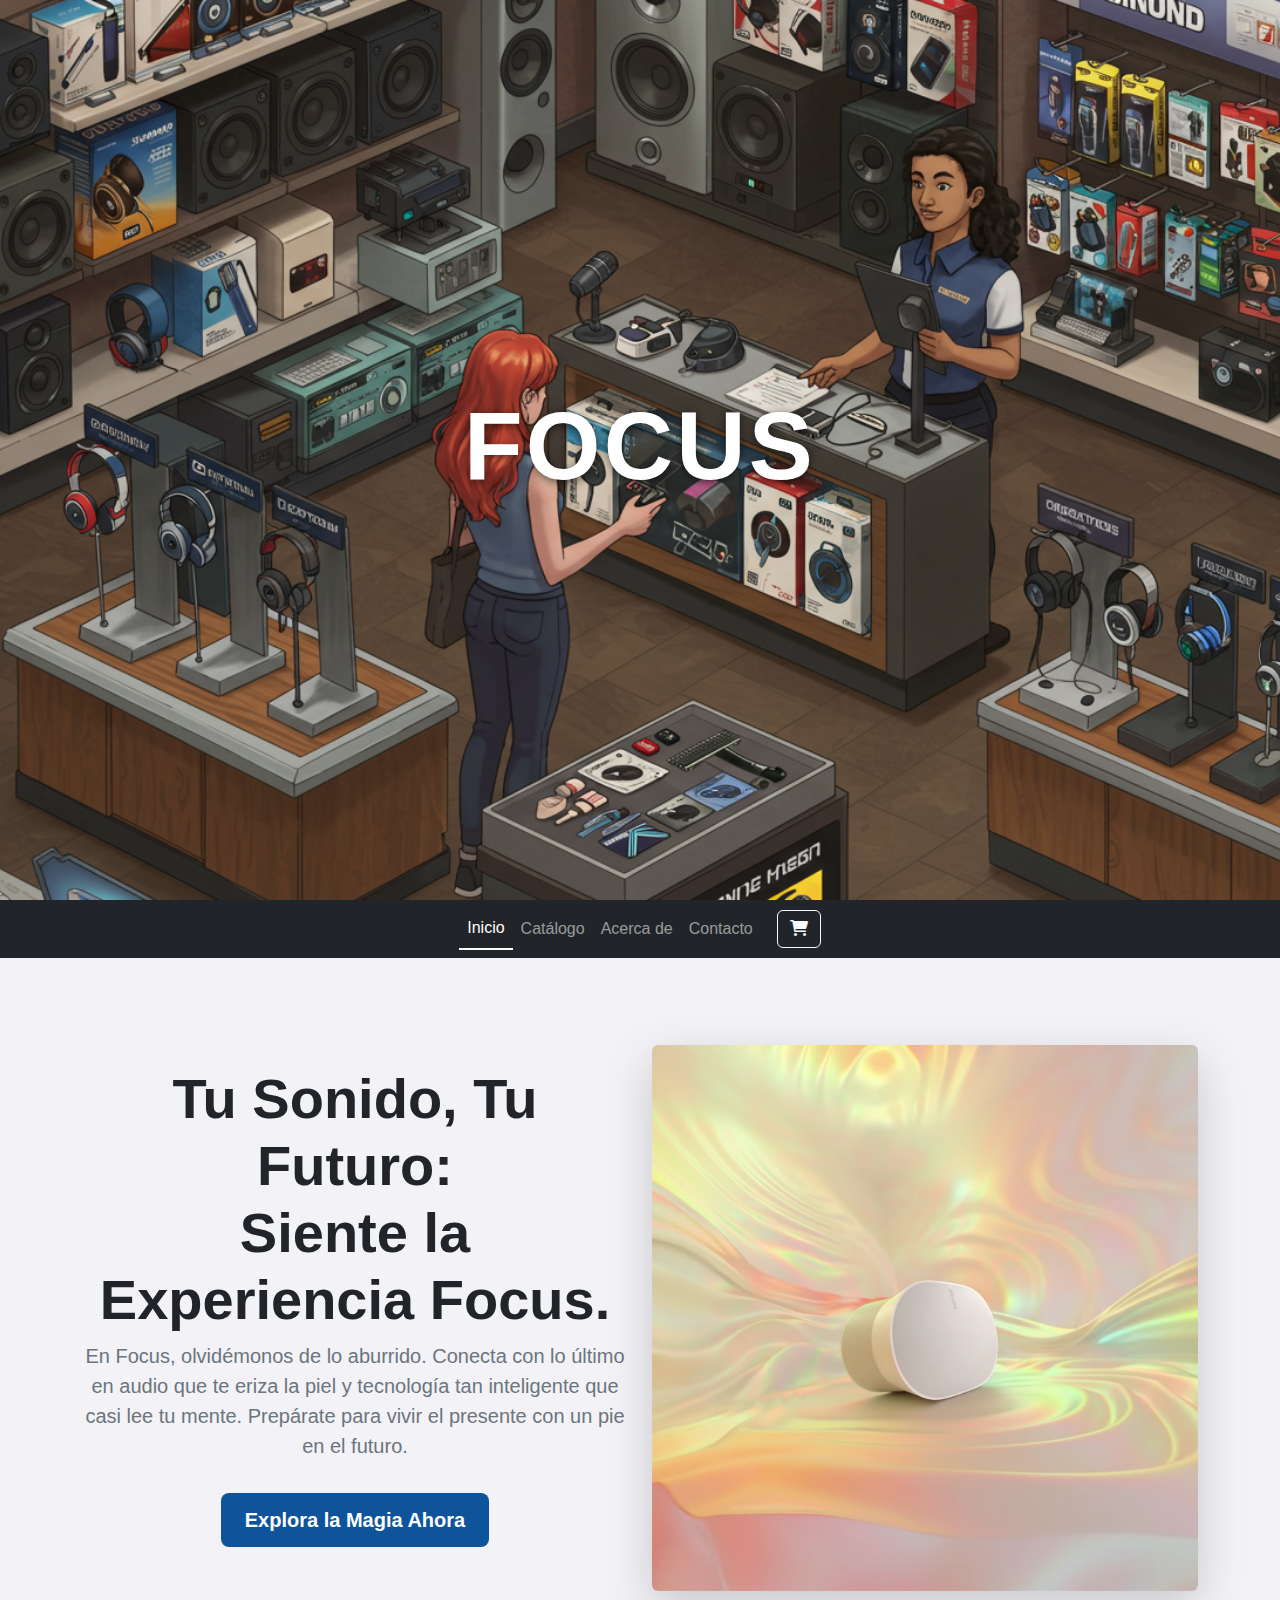
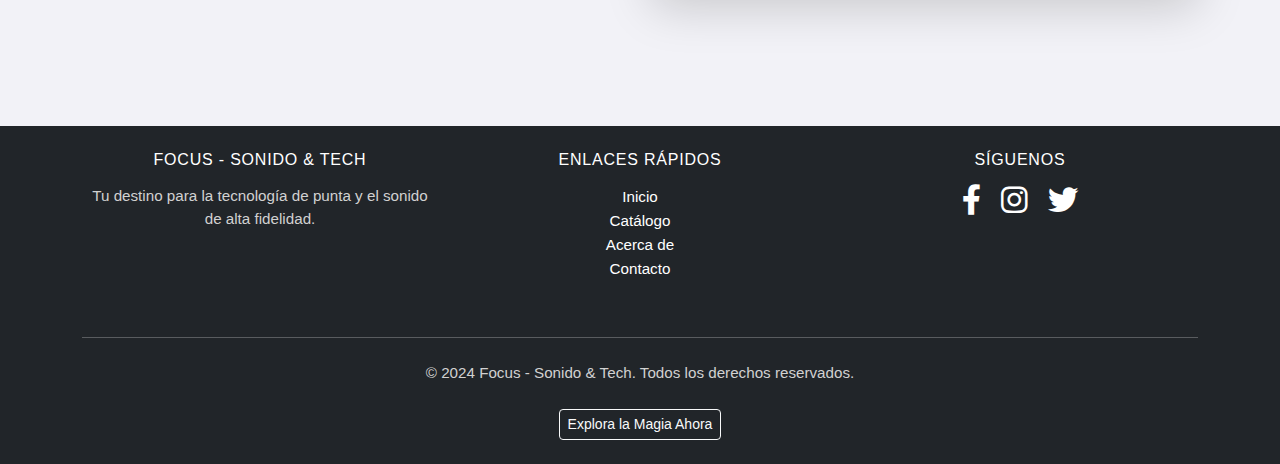
<file: index.html>
<!DOCTYPE html>
<html lang="es">
<head>
  <meta charset="UTF-8" />
  <meta name="viewport" content="width=device-width, initial-scale=1.0" />
  <title>Focus - Sonido & Tech</title>

  <!-- Bootstrap -->
  <link href="https://cdn.jsdelivr.net/npm/bootstrap@5.3.3/dist/css/bootstrap.min.css" rel="stylesheet"
    integrity="sha384-QWTKZyjpPEjISv5WaRU9OFeRpok6YctnYmDr5pNlyT2bRjXh0JMhjY6hW+ALEwIH" crossorigin="anonymous" />

  <!-- Font Awesome -->
  <link rel="stylesheet" href="https://cdnjs.cloudflare.com/ajax/libs/font-awesome/6.0.0/css/all.min.css" />

  <!-- Estilos personalizados -->
  <link rel="stylesheet" href="./assets/css/styles.css" />

  <!-- Favicon -->
  <link rel="icon" href="./assets/img/favicon.ico" type="image/x-icon" />
</head>

<body>

  <!-- Banner superior con fondo y logo -->
  <section id="hero-banner" class="d-flex justify-content-center align-items-center text-white">
    <h1 class="display-1 fw-bold">FOCUS</h1>
  </section>

  <!-- Navbar sticky -->
  <nav class="navbar navbar-expand-lg navbar-dark sticky-top bg-dark">
    <div class="container">
      <button class="navbar-toggler" type="button" data-bs-toggle="collapse" data-bs-target="#navbarNav"
        aria-controls="navbarNav" aria-expanded="false" aria-label="Toggle navigation">
        <span class="navbar-toggler-icon"></span>
      </button>

      <div class="collapse navbar-collapse justify-content-center" id="navbarNav">
        <ul class="navbar-nav align-items-center">
          <li class="nav-item"><a href="index.html" class="nav-link active">Inicio</a></li>
          <li class="nav-item"><a href="catalogo.html" class="nav-link">Catálogo</a></li>
          <li class="nav-item"><a href="acerca.html" class="nav-link">Acerca de</a></li>
          <li class="nav-item"><a href="contacto.html" class="nav-link">Contacto</a></li>
          <li class="nav-item ms-3">
            <button id="cart-button" class="btn btn-outline-light position-relative" aria-label="Carrito de compras">
              <i class="fas fa-shopping-cart"></i>
              <span id="cart-count-navbar"
                class="position-absolute top-0 start-100 translate-middle badge rounded-pill bg-danger"
                style="display:none;">0</span>
            </button>
          </li>
        </ul>
      </div>
    </div>
  </nav>

  <!-- Hero principal con fondo difuminado -->
  <main>
    <section class="hero-section d-flex align-items-center text-center py-5">
      <div class="container">
        <div class="row align-items-center">
          <!-- Texto -->
          <div class="col-lg-6 mb-4">
            <h1 class="display-4 fw-bold text-dark">Tu Sonido, Tu Futuro:<br>Siente la Experiencia Focus.</h1>
            <p class="lead text-secondary">
              En <strong>Focus</strong>, olvidémonos de lo aburrido. Conecta con lo último en audio que te eriza la piel y tecnología tan inteligente que casi lee tu mente.
              Prepárate para vivir el presente con un pie en el futuro.
            </p>
            <a href="catalogo.html" class="btn btn-primary btn-lg custom-btn-primary mt-3">Explora la Magia Ahora</a>
          </div>
          <!-- Imagen -->
          <div class="col-lg-6">
            <img src="./assets/img/Era300.png" class="img-fluid rounded shadow-lg" alt="Innovación en tus manos" />
          </div>
        </div>
      </div>
    </section>
  </main>

  <!-- Footer -->
  <footer class="bg-dark text-white py-4 mt-5">
    <div class="container text-center">
      <div class="row">
        <!-- Marca -->
        <div class="col-md-4 mb-3">
          <h5 class="text-uppercase mb-3">Focus - Sonido & Tech</h5>
          <p>Tu destino para la tecnología de punta y el sonido de alta fidelidad.</p>
        </div>
        <!-- Enlaces -->
        <div class="col-md-4 mb-3">
          <h5 class="text-uppercase mb-3">Enlaces rápidos</h5>
          <ul class="list-unstyled">
            <li><a href="index.html" class="text-white text-decoration-none">Inicio</a></li>
            <li><a href="catalogo.html" class="text-white text-decoration-none">Catálogo</a></li>
            <li><a href="acerca.html" class="text-white text-decoration-none">Acerca de</a></li>
            <li><a href="contacto.html" class="text-white text-decoration-none">Contacto</a></li>
            </ul>
        </div>
        <!-- Redes -->
        <div class="col-md-4 mb-3">
          <h5 class="text-uppercase mb-3">Síguenos</h5>
          <a href="#" class="text-white me-3" aria-label="Facebook"><i class="fab fa-facebook-f fa-2x"></i></a>
          <a href="#" class="text-white me-3" aria-label="Instagram"><i class="fab fa-instagram fa-2x"></i></a>
          <a href="#" class="text-white" aria-label="Twitter"><i class="fab fa-twitter fa-2x"></i></a>
        </div>
      </div>
      <hr class="bg-light my-4" />
      <p>&copy; 2024 Focus - Sonido & Tech. Todos los derechos reservados.</p>
      <a href="catalogo.html" class="btn btn-outline-light btn-sm mt-2">Explora la Magia Ahora</a>
    </div>
  </footer>

  <!-- Bootstrap JS -->
  <script src="https://cdn.jsdelivr.net/npm/bootstrap@5.3.3/dist/js/bootstrap.bundle.min.js"
    integrity="sha384-YvpcrYf0tY3lHB60NNkmXc5s9fDVZLESaAA55NDzOxhy9GkcIdslK1eN7N6jIeHz"
    crossorigin="anonymous"></script>
</body>
</html>
</file>
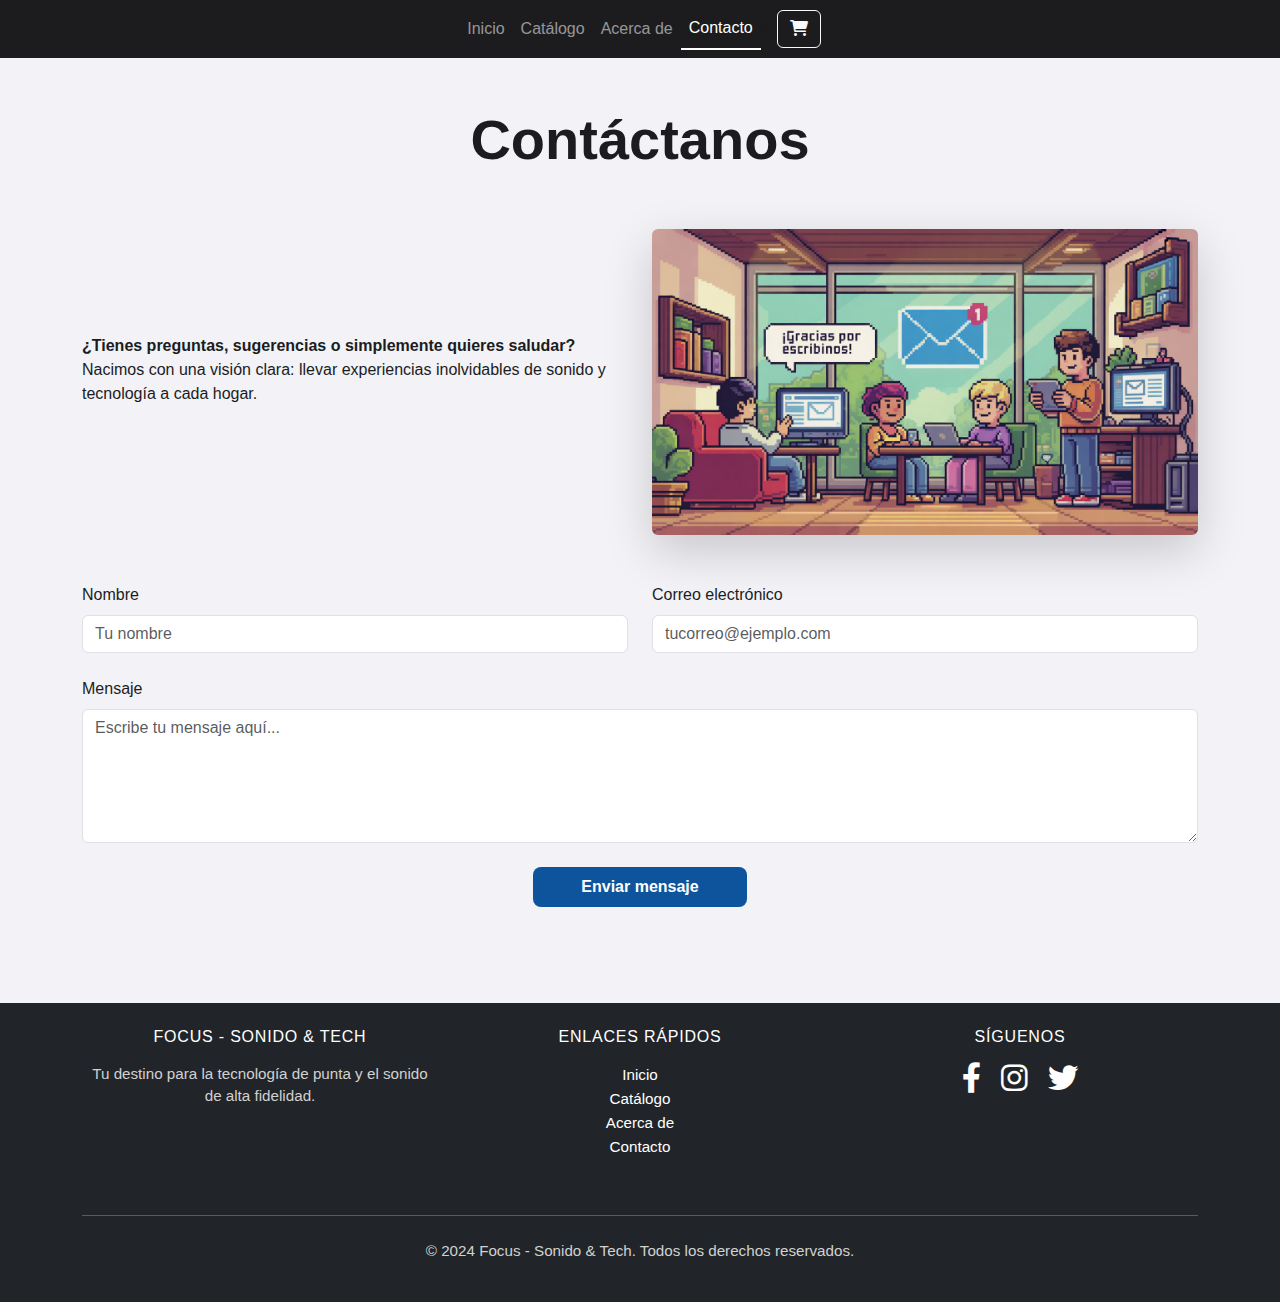
<file: contacto.html>
<!DOCTYPE html>
<html lang="es">
<head>
  <meta charset="UTF-8" />
  <meta name="viewport" content="width=device-width, initial-scale=1.0" />
  <title>Contacto | Focus - Sonido & Tech</title>

  <!-- Bootstrap -->
  <link href="https://cdn.jsdelivr.net/npm/bootstrap@5.3.3/dist/css/bootstrap.min.css" rel="stylesheet" />
  
  <!-- Font Awesome -->
  <link rel="stylesheet" href="https://cdnjs.cloudflare.com/ajax/libs/font-awesome/6.0.0/css/all.min.css" />

  <!-- Estilos personalizados -->
  <link rel="stylesheet" href="./assets/css/styles.css" />

  <!-- Favicon -->
  <link rel="icon" href="./assets/img/favicon.ico" type="image/x-icon" />
</head>
<body>

  <!-- Navbar -->
  <nav class="navbar navbar-expand-lg navbar-dark sticky-top">
    <div class="container">
      <button class="navbar-toggler" type="button" data-bs-toggle="collapse" data-bs-target="#navbarNav"
        aria-controls="navbarNav" aria-expanded="false" aria-label="Toggle navigation">
        <span class="navbar-toggler-icon"></span>
      </button>

      <div class="collapse navbar-collapse justify-content-center" id="navbarNav">
        <ul class="navbar-nav align-items-center">
          <li class="nav-item"><a href="index.html" class="nav-link">Inicio</a></li>
          <li class="nav-item"><a href="catalogo.html" class="nav-link">Catálogo</a></li>
          <li class="nav-item"><a href="acerca.html" class="nav-link">Acerca de</a></li>
          <li class="nav-item"><a href="contacto.html" class="nav-link active">Contacto</a></li>
        </ul>

        <li class="nav-item ms-3">
          <button id="cart-button" class="btn btn-outline-light position-relative" aria-label="Carrito de compras">
            <i class="fas fa-shopping-cart"></i>
            <span id="cart-count-navbar" class="position-absolute top-0 start-100 translate-middle badge rounded-pill bg-danger" style="display: none;">0</span>
          </button>
        </li>
      </div>
    </div>
  </nav>

  <!-- Hero contacto -->
  <header class="py-5 text-center">
    <div class="container">
      <h1 class="display-4 fw-bold">Contáctanos</h1>
     </div>
  </header>

  <!-- Sección Acerca de -->
<main>
  <div class="container">
    <div class="row align-items-center">
      <div class="col-lg-6 mb-4">
        <p class="lead text-muted"></p>
         <strong>¿Tienes preguntas, sugerencias o simplemente quieres saludar?</strong>
          Nacimos con una visión clara: llevar experiencias inolvidables de sonido y tecnología a cada hogar.
       </p>
      
      </div>
      <div class="col-lg-6">
        <img src="assets/img/contacto.jpeg" alt="Equipo Focus trabajando" class="img-fluid rounded shadow-lg">
      </div>
    </div>
  </div>
</main>

  <!-- Formulario de contacto -->
  <section class="py-5">
    <div class="container">
      <form class="row g-4">
        <div class="col-md-6">
          <label for="nombre" class="form-label">Nombre</label>
          <input type="text" class="form-control" id="nombre" placeholder="Tu nombre" required>
        </div>
        <div class="col-md-6">
          <label for="email" class="form-label">Correo electrónico</label>
          <input type="email" class="form-control" id="email" placeholder="tucorreo@ejemplo.com" required>
        </div>
        <div class="col-12">
          <label for="mensaje" class="form-label">Mensaje</label>
          <textarea class="form-control" id="mensaje" rows="5" placeholder="Escribe tu mensaje aquí..." required></textarea>
        </div>
        <div class="col-12 text-center">
          <button type="submit" class="btn custom-btn-primary px-5 py-2">Enviar mensaje</button>
        </div>
      </form>
    </div>
  </section>

  <!-- Footer -->
  <footer class="bg-dark text-white py-4 mt-5">
    <div class="container text-center">
      <div class="row">
        <div class="col-md-4 mb-3">
          <h5 class="text-uppercase mb-3">Focus - Sonido & Tech</h5>
          <p>Tu destino para la tecnología de punta y el sonido de alta fidelidad.</p>
        </div>
        <div class="col-md-4 mb-3">
          <h5 class="text-uppercase mb-3">Enlaces rápidos</h5>
          <ul class="list-unstyled">
            <li><a href="index.html" class="text-white text-decoration-none">Inicio</a></li>
            <li><a href="catalogo.html" class="text-white text-decoration-none">Catálogo</a></li>
            <li><a href="acerca.html" class="text-white text-decoration-none">Acerca de</a></li>
            <li><a href="contacto.html" class="text-white text-decoration-none">Contacto</a></li>
          </ul>
        </div>
        <div class="col-md-4 mb-3">
          <h5 class="text-uppercase mb-3">Síguenos</h5>
          <a href="#" class="text-white me-3" aria-label="Facebook"><i class="fab fa-facebook-f fa-2x"></i></a>
          <a href="#" class="text-white me-3" aria-label="Instagram"><i class="fab fa-instagram fa-2x"></i></a>
          <a href="#" class="text-white" aria-label="Twitter"><i class="fab fa-twitter fa-2x"></i></a>
        </div>
      </div>
      <hr class="bg-light my-4" />
      <p>&copy; 2024 Focus - Sonido & Tech. Todos los derechos reservados.</p>
    </div>
  </footer>

  <!-- Bootstrap JS -->
  <script src="https://cdn.jsdelivr.net/npm/bootstrap@5.3.3/dist/js/bootstrap.bundle.min.js"></script>

  <!-- JS personalizado -->
  <script src="./assets/js/main.js"></script>
</body>
</html>
</file>
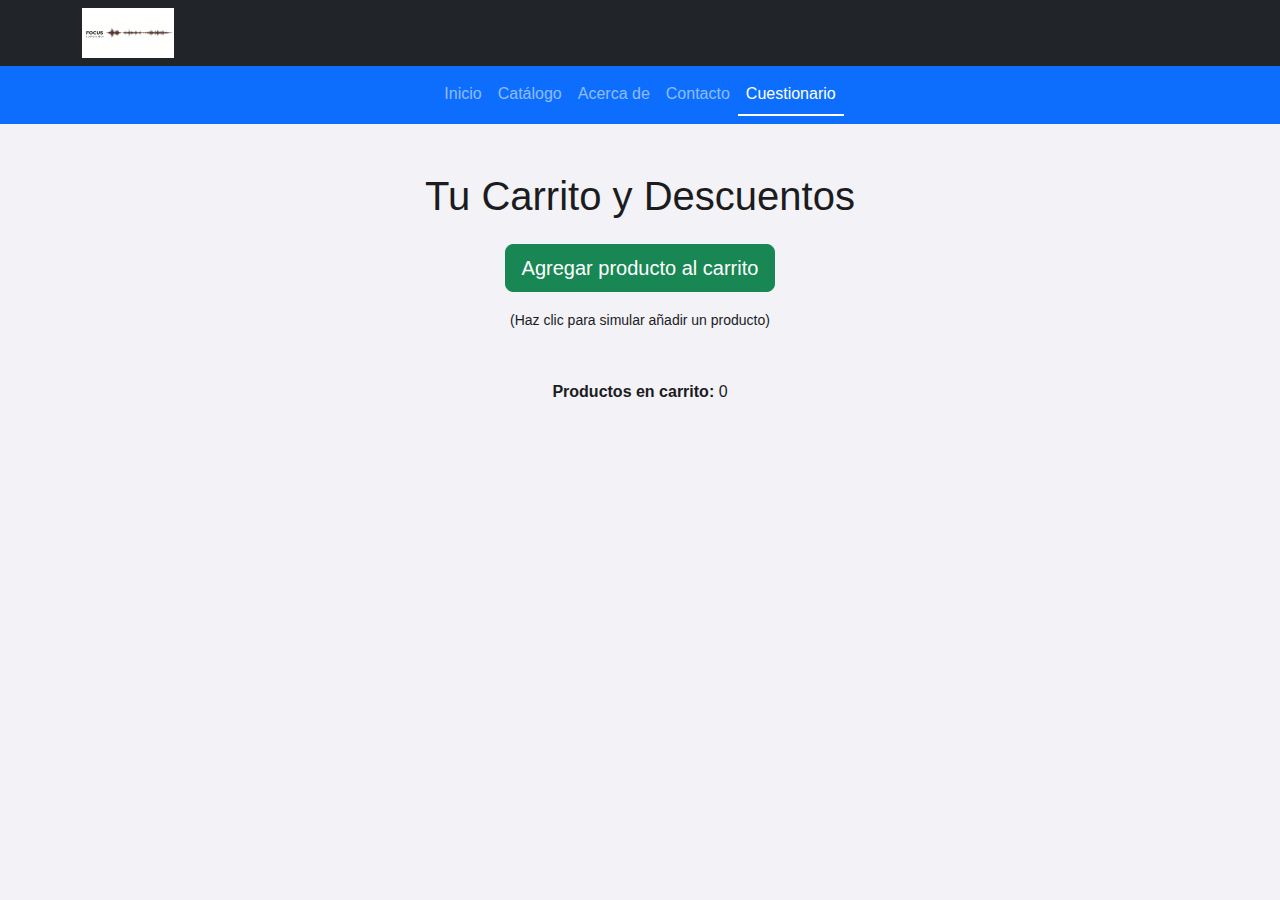
<file: cuestionario.html>
<!DOCTYPE html>
<html lang="es">
<head>
  <meta charset="UTF-8" />
  <meta name="viewport" content="width=device-width, initial-scale=1" />
  <title>Cuestionario | Focus - Sonido & Tech</title>

  <!-- Bootstrap CSS -->
  <link href="https://cdn.jsdelivr.net/npm/bootstrap@5.3.3/dist/css/bootstrap.min.css" rel="stylesheet" crossorigin="anonymous" />

  <!-- Font Awesome -->
  <link rel="stylesheet" href="https://cdnjs.cloudflare.com/ajax/libs/font-awesome/6.4.0/css/all.min.css" />

  <!-- Custom CSS -->
  <link rel="stylesheet" href="./assets/css/styles.css" />

  <!-- Favicon -->
  <link rel="icon" href="./assets/img/favicon.ico" type="image/x-icon" />
</head>
<body>

  <!-- Header + Navbar -->
  <header class="bg-dark py-2">
    <div class="container d-flex justify-content-between align-items-center">
      <a href="index.html">
        <img src="./assets/img/logo-focus.png" alt="Logo Focus Sonido y Tecnología" height="50" />
      </a>
    </div>
  </header>

  <nav class="navbar navbar-expand-lg navbar-dark bg-primary sticky-top" role="navigation" aria-label="Menú principal">
    <div class="container">
      <button class="navbar-toggler" type="button" data-bs-toggle="collapse" data-bs-target="#navbarNav"
        aria-controls="navbarNav" aria-expanded="false" aria-label="Toggle navigation">
        <span class="navbar-toggler-icon"></span>
      </button>
      <div class="collapse navbar-collapse justify-content-center" id="navbarNav">
        <ul class="navbar-nav">
          <li class="nav-item"><a href="index.html" class="nav-link">Inicio</a></li>
          <li class="nav-item"><a href="catalogo.html" class="nav-link">Catálogo</a></li>
          <li class="nav-item"><a href="acerca.html" class="nav-link">Acerca de</a></li>
          <li class="nav-item"><a href="contacto.html" class="nav-link">Contacto</a></li>
          <li class="nav-item"><a href="cuestionario.html" class="nav-link active">Cuestionario</a></li>
        </ul>
      </div>
    </div>
  </nav>

  <main class="container py-5">
    <h1 class="mb-4 text-center">Tu Carrito y Descuentos</h1>

    <!-- Simulación carrito: Botón para agregar producto -->
    <div class="text-center mb-5">
      <button id="add-to-cart" class="btn btn-success btn-lg">Agregar producto al carrito</button>
      <p class="mt-3"><small>(Haz clic para simular añadir un producto)</small></p>
    </div>

    <!-- Estado carrito -->
    <div class="text-center mb-4">
      <strong>Productos en carrito:</strong> <span id="cart-count">0</span>
    </div>

  </main>

  <!-- Modal 10% descuento -->
  <div class="modal fade" id="discount10Modal" tabindex="-1" aria-labelledby="discount10Label" aria-hidden="true">
    <div class="modal-dialog modal-dialog-centered">
      <div class="modal-content border-primary">
        <div class="modal-header bg-primary text-white">
          <h5 class="modal-title" id="discount10Label"><i class="fas fa-gift me-2"></i>¡Felicidades! 10% de Descuento</h5>
          <button type="button" class="btn-close btn-close-white" data-bs-dismiss="modal" aria-label="Cerrar"></button>
        </div>
        <div class="modal-body">
          <p>Has recibido un <strong>10% de descuento</strong> para usar en tu compra. Aplica al finalizar la compra.</p>
          <p>Este regalo es nuestro agradecimiento por elegirnos.</p>
        </div>
        <div class="modal-footer">
          <button type="button" class="btn btn-primary" data-bs-dismiss="modal">Cerrar</button>
        </div>
      </div>
    </div>
  </div>

  <!-- Modal 25% descuento -->
  <div class="modal fade" id="discount25Modal" tabindex="-1" aria-labelledby="discount25Label" aria-hidden="true">
    <div class="modal-dialog modal-dialog-centered">
      <div class="modal-content border-success">
        <div class="modal-header bg-success text-white">
          <h5 class="modal-title" id="discount25Label"><i class="fas fa-gift me-2"></i>¡Increíble! 25% de Descuento</h5>
          <button type="button" class="btn-close btn-close-white" data-bs-dismiss="modal" aria-label="Cerrar"></button>
        </div>
        <div class="modal-body">
          <p>Has desbloqueado un <strong>25% de descuento</strong> para tu compra. ¡Aprovecha esta oferta exclusiva!</p>
          <p>Gracias por ser parte de nuestra comunidad Focus.</p>
        </div>
        <div class="modal-footer">
          <button type="button" class="btn btn-success" data-bs-dismiss="modal">Cerrar</button>
        </div>
      </div>
    </div>
  </div>

  <!-- Bootstrap JS y Popper -->
  <script src="https://cdn.jsdelivr.net/npm/bootstrap@5.3.3/dist/js/bootstrap.bundle.min.js" crossorigin="anonymous"></script>

  <script>
    (() => {
      const btnAdd = document.getElementById('add-to-cart');
      const cartCountEl = document.getElementById('cart-count');

      let cartCount = 0;
      const discount10Modal = new bootstrap.Modal(document.getElementById('discount10Modal'));
      const discount25Modal = new bootstrap.Modal(document.getElementById('discount25Modal'));

      btnAdd.addEventListener('click', () => {
        cartCount++;
        cartCountEl.textContent = cartCount;

        // Mostrar modales solo si hay productos en carrito
        // Alternar entre 10% y 25% para ejemplificar
        if (cartCount % 2 === 1) {
          discount10Modal.show();
        } else {
          discount25Modal.show();
        }
      });
    })();
  </script>
</body>
</html>
</file>
<file: assets/css/styles.css>
/* -------------------------
   Paleta moderna estilo Apple
------------------------- */
:root {
  --primary-color: #0d549c;
  --secondary-color: #2c2c2e;
  --bg-color: #f2f2f7;
  --dark-color: #1c1c1e;
  --accent-color: #64d2ff;
}

/* -------------------------
   Reset básico y tipografía
------------------------- */
body {
  background-color: var(--bg-color);
  color: var(--dark-color);
  font-family: 'Segoe UI', Tahoma, Geneva, Verdana, sans-serif;
  margin: 0;
  padding: 0;
}

/* -------------------------
   Hero con fondo grande (LOGO)
------------------------- */
#hero-banner {
  height: 100vh;
  background: url('../img/BannerGrande.jpg') no-repeat center center/cover;
  position: relative;
  z-index: 1;
  display: flex;
  justify-content: center;
  align-items: center;
  text-shadow: 0 2px 10px rgba(0, 0, 0, 0.6);
}

#hero-banner h1 {
  z-index: 2;
  font-size: 6rem;
  letter-spacing: 0.2rem;
  text-align: center;
}

/* -------------------------
   Hero principal (sección descriptiva)
------------------------- */
.hero-section {
  position: relative;
  background: none;
  min-height: 80vh;
}

.hero-section::before {
  content: "";
  position: absolute;
  top: 0; left: 0; right: 0; bottom: 0;
  background: url('../img/lamp.jpg') no-repeat center center/cover;
  opacity: 0.0;
  z-index: 0;
}

.hero-section > .container {
  position: relative;
  z-index: 1;
}

/* -------------------------
   Imagen hero interna
------------------------- */
img.img-fluid {
  border-radius: 8px;
}

/* -------------------------
   Botones personalizados
------------------------- */
.custom-btn-primary {
  background-color: var(--primary-color);
  color: white;
  border: none;
  font-weight: 600;
  padding: 0.75rem 1.5rem;
  border-radius: 0.5rem;
  transition: background-color 0.3s ease;
}

.custom-btn-primary:hover {
  background-color: #0066cc;
}

/* -------------------------
   Navbar y efecto scroll
------------------------- */
.navbar {
  background-color: var(--dark-color);
  transition: background-color 0.3s ease, box-shadow 0.3s ease;
}

.navbar-scroll {
  background-color: rgba(10, 132, 255, 0.95); /* fondo semitransparente azul */
  box-shadow: 0 2px 10px rgba(0, 0, 0, 0.2);
}

.navbar-nav .nav-link {
  font-weight: 500;
  padding: 0.5rem 1rem;
  transition: color 0.3s ease;
}

.navbar-nav .nav-link:hover,
.navbar-nav .nav-link.active {
  color: #ffffff;
  border-bottom: 2px solid #ffffff;
}

/* -------------------------
   Footer
------------------------- */
footer {
  background-color: var(--secondary-color);
  color: white;
}

footer h5 {
  font-size: 1rem;
  text-transform: uppercase;
  letter-spacing: 0.05rem;
  color: #ffffff;
}

footer p,
footer a {
  font-size: 0.95rem;
  color: #d1d1d1;
}

footer a:hover {
  color: white;
  text-decoration: underline;
}

footer .fa-2x {
  transition: transform 0.3s ease;
}

footer .fa-2x:hover {
  transform: scale(1.2);
}

/* -------------------------
   Responsive
------------------------- */
@media (max-width: 768px) {
  #hero-banner h1 {
    font-size: 3rem;
  }

  .hero-section h1 {
    font-size: 2rem;
  }

  .hero-section p {
    font-size: 1rem;
  }

  .navbar-nav {
    text-align: center;
  }
}
</file>
